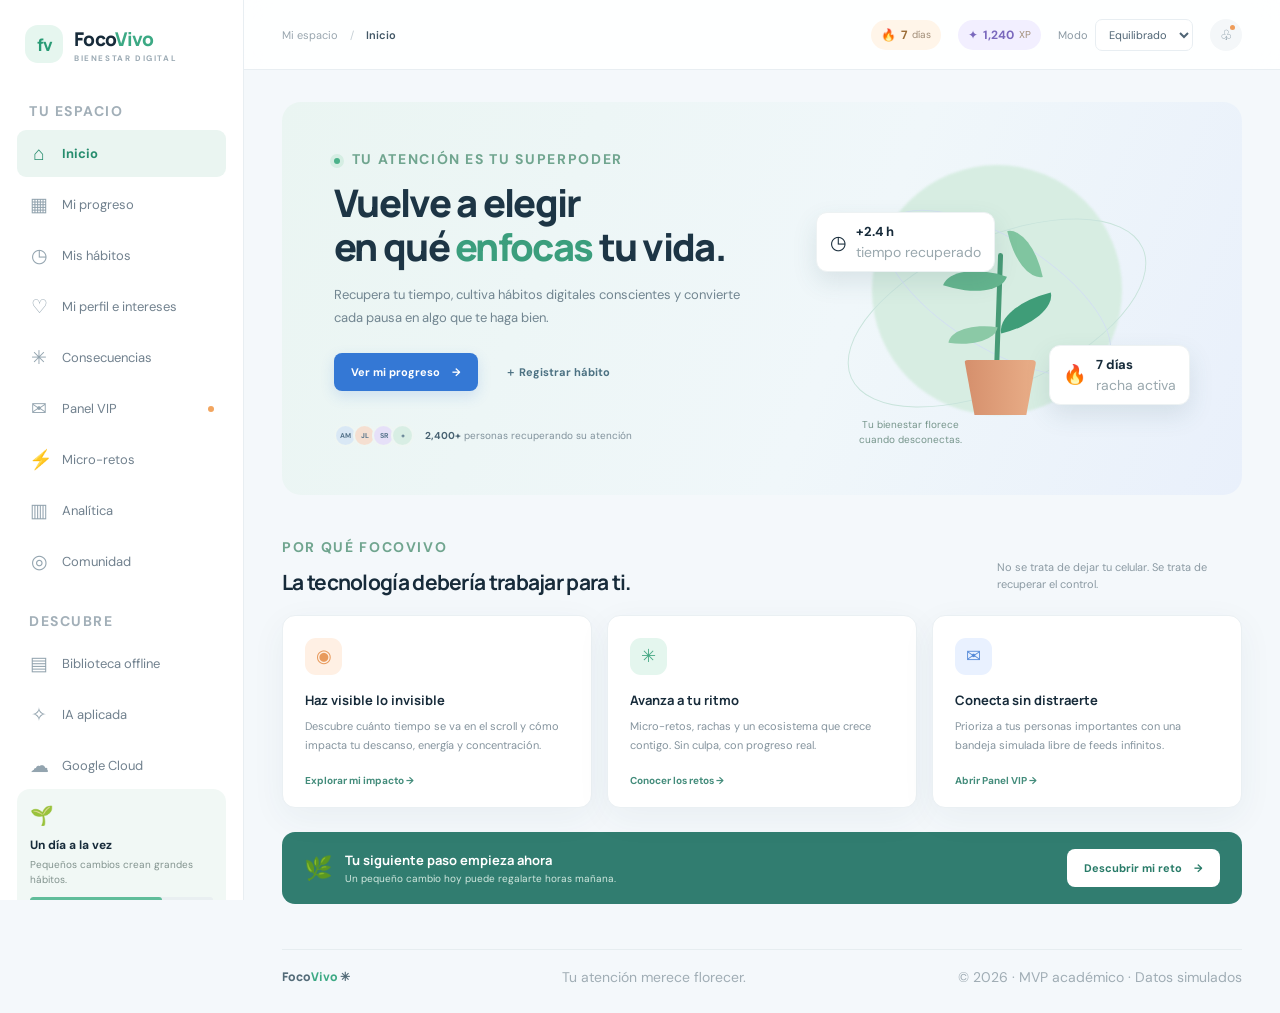
<file: index.html>
<!DOCTYPE html>
<html lang="es">
<head>
  <meta charset="UTF-8">
  <meta name="viewport" content="width=device-width, initial-scale=1.0">
  <meta name="theme-color" content="#f4f8fc">
  <title>FocoVivo | Recupera tu atención</title>
  <link rel="preconnect" href="https://fonts.googleapis.com">
  <link rel="preconnect" href="https://fonts.gstatic.com" crossorigin>
  <link href="https://fonts.googleapis.com/css2?family=DM+Sans:wght@400;500;600;700&family=Manrope:wght@400;500;600;700;800&display=swap" rel="stylesheet">
  <link rel="stylesheet" href="css/styles.css">
</head>
<body>
  <div class="app-shell">
    <aside class="sidebar" id="sidebar">
      <a class="brand" href="#" data-page="inicio"><span class="brand-mark">fv</span><span>Foco<span class="brand-accent">Vivo</span><small>BIENESTAR DIGITAL</small></span></a>
      <div class="side-label">TU ESPACIO</div>
      <nav class="nav-list">
        <button class="nav-item active" data-page="inicio"><span>⌂</span> Inicio</button>
        <button class="nav-item" data-page="dashboard"><span>▦</span> Mi progreso</button>
        <button class="nav-item" data-page="habitos"><span>◷</span> Mis hábitos</button>
        <button class="nav-item" data-page="perfil"><span>♡</span> Mi perfil e intereses</button>
        <button class="nav-item" data-page="consecuencias"><span>✳</span> Consecuencias</button>
        <button class="nav-item" data-page="vip"><span>✉</span> Panel VIP <i class="nav-dot"></i></button>
        <button class="nav-item" data-page="retos"><span>⚡</span> Micro-retos</button>
        <button class="nav-item" data-page="analitica"><span>▥</span> Analítica</button>
        <button class="nav-item" data-page="comunidad"><span>◎</span> Comunidad</button>
      </nav>
      <div class="side-label more-label">DESCUBRE</div>
      <nav class="nav-list">
        <button class="nav-item" data-page="biblioteca"><span>▤</span> Biblioteca offline</button>
        <button class="nav-item" data-page="ia"><span>✧</span> IA aplicada</button>
        <button class="nav-item" data-page="cloud"><span>☁</span> Google Cloud</button>
      </nav>
      <div class="sidebar-bottom">
        <div class="side-tip"><div class="tip-icon">🌱</div><strong>Un día a la vez</strong><p>Pequeños cambios crean grandes hábitos.</p><div class="tip-progress"><span></span></div><small>Tu ecosistema está creciendo</small></div>
        <div class="profile-mini"><div class="avatar initials">EA</div><div><strong>Explorador/a</strong><small>Nivel 04 · Semilla</small></div><button aria-label="Configuración">···</button></div>
      </div>
    </aside>

    <main class="main-area">
      <header class="topbar">
        <button class="mobile-menu" id="mobileMenu" aria-label="Abrir menú">☰</button>
        <div class="breadcrumb">Mi espacio <span>/</span> <strong id="crumb">Inicio</strong></div>
        <div class="top-actions">
          <div class="streak-pill">🔥 <strong id="streakTop">7</strong><span>días</span></div>
          <div class="xp-pill">✦ <strong id="xpTop">1,240</strong><span>XP</span></div>
          <div class="mode-control"><span>Modo</span><select id="quickMode" aria-label="Modo de acompañamiento"><option value="suave">Suave</option><option value="equilibrado" selected>Equilibrado</option><option value="intrusivo">Intrusivo</option></select></div>
          <button class="icon-btn" title="Notificaciones">♧<i></i></button>
        </div>
      </header>

      <div class="page-wrap">
        <!-- INICIO -->
        <section class="page active" id="page-inicio">
          <div class="hero">
            <div class="hero-copy">
              <div class="eyebrow"><span class="pulse"></span> TU ATENCIÓN ES TU SUPERPODER</div>
              <h1>Vuelve a elegir<br>en qué <em>enfocas</em> tu vida.</h1>
              <p>Recupera tu tiempo, cultiva hábitos digitales conscientes y convierte cada pausa en algo que te haga bien.</p>
              <div class="hero-actions"><button class="btn btn-primary" data-go="dashboard">Ver mi progreso <span>→</span></button><button class="btn btn-quiet" data-go="habitos">＋ Registrar hábito</button></div>
              <div class="hero-proof"><div class="proof-avatars"><b>AM</b><b>JL</b><b>SR</b><b>+</b></div><span><strong>2,400+</strong> personas recuperando su atención</span></div>
            </div>
            <div class="hero-art">
              <div class="sun-glow"></div><div class="orbit orbit-one"></div><div class="orbit orbit-two"></div>
              <div class="plant"><div class="plant-leaf leaf-a"></div><div class="plant-leaf leaf-b"></div><div class="plant-leaf leaf-c"></div><div class="plant-leaf leaf-d"></div><div class="plant-stem"></div><div class="plant-pot"></div></div>
              <div class="float-card float-time"><span>◷</span><div><strong>+2.4 h</strong><small>tiempo recuperado</small></div></div>
              <div class="float-card float-streak"><span>🔥</span><div><strong>7 días</strong><small>racha activa</small></div></div>
              <div class="art-caption">Tu bienestar florece<br>cuando desconectas.</div>
            </div>
          </div>
          <div class="section-heading"><div><div class="eyebrow">POR QUÉ FOCOVIVO</div><h2>La tecnología debería trabajar para ti.</h2></div><p>No se trata de dejar tu celular. Se trata de recuperar el control.</p></div>
          <div class="feature-grid">
            <article class="feature-card"><div class="feature-icon peach">◉</div><h3>Haz visible lo invisible</h3><p>Descubre cuánto tiempo se va en el scroll y cómo impacta tu descanso, energía y concentración.</p><span class="feature-link" data-go="analitica">Explorar mi impacto →</span></article>
            <article class="feature-card"><div class="feature-icon mint">✳</div><h3>Avanza a tu ritmo</h3><p>Micro-retos, rachas y un ecosistema que crece contigo. Sin culpa, con progreso real.</p><span class="feature-link" data-go="retos">Conocer los retos →</span></article>
            <article class="feature-card"><div class="feature-icon blue">✉</div><h3>Conecta sin distraerte</h3><p>Prioriza a tus personas importantes con una bandeja simulada libre de feeds infinitos.</p><span class="feature-link" data-go="vip">Abrir Panel VIP →</span></article>
          </div>
          <div class="bottom-banner"><div><span class="banner-icon">🌿</span><div><strong>Tu siguiente paso empieza ahora</strong><p>Un pequeño cambio hoy puede regalarte horas mañana.</p></div></div><button class="btn btn-light" data-go="retos">Descubrir mi reto <span>→</span></button></div>
        </section>

        <!-- DASHBOARD -->
        <section class="page" id="page-dashboard">
          <div class="page-title-row"><div><div class="eyebrow">MARTES, 17 DE NOVIEMBRE</div><h1>¡Vas por buen camino! <span>✦</span></h1><p class="muted">Cada decisión consciente suma. Este es tu resumen de hoy.</p></div><button class="btn btn-outline" data-go="habitos">＋ Registrar uso</button></div>
          <div class="kpi-grid">
            <article class="kpi-card"><div class="kpi-top"><span>Tiempo recuperado</span><span class="kpi-icon mint">◷</span></div><strong class="kpi-value">2.4 <small>h</small></strong><div class="kpi-foot positive">↗ 32 min más que ayer</div><div class="mini-bars"><i style="height:35%"></i><i style="height:48%"></i><i style="height:42%"></i><i style="height:68%"></i><i style="height:58%"></i><i style="height:82%"></i><i class="today" style="height:92%"></i></div></article>
            <article class="kpi-card"><div class="kpi-top"><span>Racha activa</span><span class="kpi-icon amber">🔥</span></div><strong class="kpi-value" id="streakValue">7 <small>días</small></strong><div class="kpi-foot positive">¡Tu mejor marca es 12 días!</div><div class="week-dots"><b>L</b><b>M</b><b>M</b><b>J</b><b>V</b><b>S</b><b>D</b><span>✓</span><span>✓</span><span>✓</span><span>✓</span><span>✓</span><span>✓</span><span class="current">•</span></div></article>
            <article class="kpi-card"><div class="kpi-top"><span>Reducción recreativa</span><span class="kpi-icon blue">↘</span></div><strong class="kpi-value">24<small>%</small></strong><div class="kpi-foot positive">Meta semanal: 30%</div><div class="progress-track"><span style="width:80%"></span></div></article>
            <article class="kpi-card"><div class="kpi-top"><span>Bienestar del ecosistema</span><span class="kpi-icon green">✿</span></div><strong class="kpi-value" id="wellbeingValue">86<small>/100</small></strong><div class="kpi-foot positive">Tu jardín está floreciendo</div><div class="progress-track green-track"><span id="wellbeingBar" style="width:86%"></span></div></article>
          </div>
          <div class="dashboard-grid">
            <article class="panel usage-panel"><div class="panel-heading"><div><h3>Tu tiempo, con intención</h3><p>Distribución estimada de hoy</p></div><button class="text-btn" data-go="analitica">Ver analítica →</button></div><div class="usage-content"><div class="donut"><div><strong>4h 20m</strong><small>tiempo total</small></div></div><div class="legend"><div><i class="dot dot-blue"></i><span>Trabajo / estudio</span><b>2h 10m</b></div><div><i class="dot dot-orange"></i><span>Redes sociales</span><b>1h 05m</b></div><div><i class="dot dot-purple"></i><span>Video corto</span><b>45m</b></div><div><i class="dot dot-green"></i><span>Otros</span><b>20m</b></div></div></div></article>
            <article class="panel focus-panel"><div class="panel-heading"><div><h3>Tu enfoque de hoy</h3><p>Un objetivo alcanzable</p></div><span class="badge badge-green">En progreso</span></div><div class="focus-number"><strong>1h 50m</strong><span> / 2h 30m</span></div><div class="progress-track large"><span style="width:73%"></span></div><div class="focus-bottom"><span>Te quedan 40 minutos de margen</span><span>73%</span></div><div class="focus-quote">“No necesitas hacerlo perfecto. Solo un poco mejor que ayer.”</div></article>
          </div>
          <div class="panel next-panel"><div class="next-icon">⚡</div><div><strong>Tu reto recomendado está listo</strong><p>Prueba 10 minutos de lectura sin notificaciones antes de dormir.</p></div><button class="btn btn-primary btn-small" data-go="retos">Empezar reto →</button></div>
        </section>

        <!-- HABITOS -->
        <section class="page" id="page-habitos">
          <div class="page-title-row"><div><div class="eyebrow">CONÓCETE MEJOR</div><h1>Mis hábitos digitales</h1><p class="muted">Registrar sin juzgar es el primer paso para cambiar.</p></div></div>
          <div class="two-col">
            <article class="panel form-panel"><div class="panel-heading"><div><h3>Nuevo registro</h3><p>Cuéntanos cómo fue tu tiempo digital.</p></div><span class="form-spark">✦</span></div>
              <form id="habitForm">
                <label>Aplicación o categoría</label><div class="category-options"><label class="category-option selected"><input type="radio" name="category" value="Redes sociales" checked><span>◎</span>Redes sociales</label><label class="category-option"><input type="radio" name="category" value="Video corto"><span>▷</span>Video corto</label><label class="category-option"><input type="radio" name="category" value="Trabajo / estudio"><span>▤</span>Trabajo / estudio</label><label class="category-option"><input type="radio" name="category" value="Juegos"><span>⌘</span>Juegos</label></div>
                <div class="form-row"><div><label for="duration">Tiempo invertido</label><div class="input-unit"><input id="duration" type="number" min="1" max="720" value="35" required><span>minutos</span></div></div><div><label for="timeSlot">Horario de uso</label><select id="timeSlot"><option>Mañana</option><option>Tarde</option><option>Horario de estudio</option><option>Noche</option><option>Madrugada</option></select></div></div>
                <label>¿Cómo te sentiste después?</label><div class="mood-options"><label><input type="radio" name="mood" value="Energizado"><span>⚡</span>Energizado</label><label><input type="radio" name="mood" value="Neutral" checked><span>😐</span>Neutral</label><label><input type="radio" name="mood" value="Agotado"><span>😵</span>Agotado</label></div>
                <button class="btn btn-primary full-btn" type="submit">Guardar registro <span>→</span></button><p class="form-note">🔒 Tus registros son privados y se almacenan solo en esta demo local.</p>
              </form>
            </article>
            <article class="panel history-panel"><div class="panel-heading"><div><h3>Actividad reciente</h3><p>Tus últimos registros</p></div><span class="badge">Hoy</span></div><div id="habitHistory" class="history-list"><div class="history-item"><div class="history-symbol orange">◎</div><div><strong>Redes sociales</strong><small>Instagram · Tarde · Neutral</small></div><b>35 min</b></div><div class="history-item"><div class="history-symbol purple">▷</div><div><strong>Video corto</strong><small>Reels · Noche · Agotado</small></div><b>28 min</b></div><div class="history-item"><div class="history-symbol blue">▤</div><div><strong>Trabajo / estudio</strong><small>Enfoque · Mañana · Energizado</small></div><b>1h 20m</b></div></div><div class="history-insight"><span>✧</span><p><strong>Patrón detectado</strong><br>Tu energía suele bajar después de sesiones de video corto por la noche.</p></div></article>
          </div>
        </section>

        <!-- CONSECUENCIAS -->
        <section class="page" id="page-consecuencias">
          <div class="page-title-row"><div><div class="eyebrow">EL IMPACTO DE TUS DECISIONES</div><h1>Consecuencias palpables</h1><p class="muted">Observa cómo tus hábitos digitales transforman tu energía y tu ecosistema.</p></div></div>
          <div class="consequence-grid">
            <article class="panel garden-panel"><div class="panel-heading"><div><h3>Tu ecosistema vivo</h3><p>Un reflejo simbólico de tus hábitos</p></div><span class="badge badge-green" id="gardenStatus">Floreciendo</span></div>
              <div class="garden-scene" id="gardenScene"><div class="garden-sun">☀</div><div class="cloud cloud-a"></div><div class="cloud cloud-b"></div><div class="garden-ground"></div><div class="tree"><div class="tree-top"></div><div class="tree-trunk"></div><div class="tree-fruit f1"></div><div class="tree-fruit f2"></div></div><div class="flower flower-a">✿</div><div class="flower flower-b">✿</div><div class="garden-butterfly">🦋</div></div>
              <div class="garden-caption"><strong id="gardenTitle">¡Tu jardín está lleno de vida!</strong><span id="gardenText">Tus pausas conscientes están dando frutos.</span></div>
            </article>
            <article class="panel impact-panel"><div class="panel-heading"><div><h3>Simulador de impacto</h3><p>Mueve las horas y observa el cambio</p></div><span class="badge badge-blue">Interactivo</span></div>
              <div class="slider-head"><label for="screenHours">Horas recreativas al día</label><strong><span id="hoursOutput">3.0</span> h</strong></div><input type="range" id="screenHours" min="0" max="10" step=".5" value="3"><div class="range-labels"><span>0 h</span><span>5 h</span><span>10 h</span></div>
              <div class="impact-metrics"><div><span>En un año</span><strong id="yearHours">45.6 <small>días</small></strong></div><div><span>Lectura equivalente*</span><strong id="pagesRead">1,350 <small>páginas</small></strong></div><div><span>Sueño potencial en riesgo**</span><strong id="sleepRisk">0.0 <small>h/día</small></strong></div></div>
              <p class="disclaimer">*Estimación ilustrativa: 250 palabras/minuto y 300 palabras por página. **No equivale a sueño realmente perdido; representa una oportunidad de tiempo que podría competir con el descanso.</p>
            </article>
          </div>
          <article class="panel mode-panel"><div class="panel-heading"><div><h3>Elige cómo quieres que te acompañemos</h3><p>Tu bienestar, tus reglas. Puedes cambiarlo cuando quieras.</p></div></div><div class="mode-cards">
            <button class="mode-card" data-mode="suave"><span class="mode-emoji">🌿</span><strong>Suave · Zen</strong><small>Empatía, calma y refuerzo positivo.</small><i>Elegir modo</i></button>
            <button class="mode-card selected" data-mode="equilibrado"><span class="mode-emoji">⚖️</span><strong>Equilibrado</strong><small>Recordatorios claros y metas visibles.</small><i>Modo actual</i></button>
            <button class="mode-card" data-mode="intrusivo"><span class="mode-emoji">⚡</span><strong>Intrusivo · Sin filtros</strong><small>Mensajes directos y confrontativos.</small><i>Elegir modo</i></button>
          </div><div class="alert-preview"><div class="alert-icon">✧</div><div><small>ASÍ TE HABLARÁ FOCO VIVO</small><strong id="alertMessage">Vas bien. ¿Qué tal si haces una pausa de 5 minutos?</strong></div><button class="text-btn" id="newAlert">Otro ejemplo ↻</button></div></article>
        </section>

        <!-- VIP -->
        <section class="page" id="page-vip">
          <div class="page-title-row"><div><div class="eyebrow">CONECTA CON INTENCIÓN</div><h1>Panel de Control VIP</h1><p class="muted">Lo importante llega. El ruido se queda afuera.</p></div><span class="badge badge-green">● Simulación local</span></div>
          <div class="vip-layout">
            <article class="panel contacts-panel"><div class="panel-heading"><div><h3>Contactos permitidos</h3><p>Elige quién puede llegar a tu bandeja.</p></div></div><div class="contact-list" id="contactList">
              <label class="contact-row"><span class="contact-avatar c1">M</span><span><strong>Mamá</strong><small>WhatsApp · Familia</small></span><input type="checkbox" checked data-contact="mama"></label>
              <label class="contact-row"><span class="contact-avatar c2">EP</span><span><strong>Equipo de proyecto</strong><small>WhatsApp · Trabajo</small></span><input type="checkbox" checked data-contact="equipo"></label>
              <label class="contact-row"><span class="contact-avatar c3">S</span><span><strong>Sofía</strong><small>Instagram · Amistad</small></span><input type="checkbox" data-contact="sofia"></label>
              <label class="contact-row"><span class="contact-avatar c4">P</span><span><strong>Pareja</strong><small>WhatsApp · Personal</small></span><input type="checkbox" checked data-contact="pareja"></label>
            </div><div class="vip-note">🔒 En una integración real, los permisos dependerían de las APIs oficiales y del sistema operativo. Esta bandeja usa conversaciones ficticias.</div></article>
            <article class="panel inbox-panel"><div class="inbox-top"><div><h3>Bandeja prioritaria</h3><p><span class="online-dot"></span> Solo contactos autorizados</p></div><span class="badge badge-blue" id="inboxCount">3 mensajes</span></div><div id="messageList" class="message-list">
              <div class="message-card" data-sender="mama"><div class="message-head"><span class="contact-avatar c1">M</span><div><strong>Mamá</strong><small>WhatsApp · hace 8 min</small></div><span class="priority high">IMPORTANTE</span></div><p>¿A qué hora vienes hoy? Te guardé comida 😊</p><div class="quick-replies"><button data-reply="¡Voy a las 7! Gracias ❤️">¡Voy a las 7!</button><button data-reply="Te aviso en un rato">Te aviso luego</button></div></div>
              <div class="message-card" data-sender="equipo"><div class="message-head"><span class="contact-avatar c2">EP</span><div><strong>Equipo de proyecto</strong><small>WhatsApp · hace 24 min</small></div><span class="priority medium">TRABAJO</span></div><p>¿Puedes revisar la última versión del documento antes de la reunión?</p><div class="quick-replies"><button data-reply="Sí, lo reviso ahora">Lo reviso</button><button data-reply="Lo veo después de las 3">Después de las 3</button></div></div>
              <div class="message-card" data-sender="pareja"><div class="message-head"><span class="contact-avatar c4">P</span><div><strong>Pareja</strong><small>WhatsApp · hace 1 h</small></div><span class="priority high">IMPORTANTE</span></div><p>¿Cómo te fue en tu día? 💚</p><div class="quick-replies"><button data-reply="¡Muy bien! Te cuento al rato">¡Muy bien!</button><button data-reply="Hablemos en un rato">En un rato</button></div></div>
            </div><div class="inbox-footer"><span>✦ Responder sin abrir otras aplicaciones</span><span id="replyFeedback"></span></div></article>
          </div>
        </section>

        <!-- PERFIL PERSONAL Y ACTIVIDADES OFFLINE -->
        <section class="page" id="page-perfil">
          <div class="page-title-row"><div><div class="eyebrow">TU VIDA FUERA DE LA PANTALLA</div><h1>Lo que te hace volver a ti</h1><p class="muted">Cuéntale a FocoVivo qué disfrutas y qué te gustaría explorar. Tus respuestas se guardan en este dispositivo.</p></div><span class="badge badge-green">Perfil personal</span></div>
          <div class="profile-intro panel"><div class="profile-intro-icon">🌱</div><div><h3>Una pausa con sentido para ti</h3><p>No todas las pausas tienen que ser iguales. Para alguien puede ser leer un capítulo; para otra persona, practicar guitarra, dibujar, tejer, cocinar o salir a correr. Elige lo que conecte contigo y convertiremos tus intereses en micro-retos concretos.</p></div></div>
          <form id="interestForm" class="panel interest-form">
            <div class="form-section-head"><span>01</span><div><h3>¿Qué actividades disfrutas?</h3><p>Selecciona todas las que te llamen la atención.</p></div></div>
            <div class="interest-options">
              <label class="interest-option"><input type="checkbox" name="interests" value="lectura"><span>📚</span><b>Leer</b><small>Libros, cómics, artículos</small></label>
              <label class="interest-option"><input type="checkbox" name="interests" value="musica"><span>🎸</span><b>Música</b><small>Tocar o aprender instrumento</small></label>
              <label class="interest-option"><input type="checkbox" name="interests" value="dibujo"><span>🎨</span><b>Dibujar / pintar</b><small>Ilustración, acuarela, colorear</small></label>
              <label class="interest-option"><input type="checkbox" name="interests" value="manualidades"><span>🧶</span><b>Tejer / crear</b><small>Tejido, bordado, manualidades</small></label>
              <label class="interest-option"><input type="checkbox" name="interests" value="deporte"><span>⚽</span><b>Deporte</b><small>Entrenar, jugar, moverte</small></label>
              <label class="interest-option"><input type="checkbox" name="interests" value="naturaleza"><span>🌿</span><b>Naturaleza</b><small>Plantas, jardín, caminatas</small></label>
              <label class="interest-option"><input type="checkbox" name="interests" value="cocina"><span>🍳</span><b>Cocinar / hornear</b><small>Probar recetas</small></label>
              <label class="interest-option"><input type="checkbox" name="interests" value="escritura"><span>✍️</span><b>Escribir</b><small>Diario, poesía, historias</small></label>
              <label class="interest-option"><input type="checkbox" name="interests" value="baile"><span>💃</span><b>Bailar</b><small>Practicar pasos o coreografías</small></label>
              <label class="interest-option"><input type="checkbox" name="interests" value="fotografia"><span>📷</span><b>Fotografía</b><small>Capturar momentos y detalles</small></label>
              <label class="interest-option"><input type="checkbox" name="interests" value="juegos"><span>♟️</span><b>Juegos de mesa</b><small>Rompecabezas, ajedrez, cartas</small></label>
              <label class="interest-option"><input type="checkbox" name="interests" value="social"><span>🤝</span><b>Convivir</b><small>Familia, amistades, voluntariado</small></label>
            </div>
            <div class="other-interest-field"><label for="otherInterest">¿Hay otra afición que no aparece en la lista? (opcional)</label><input id="otherInterest" type="text" maxlength="60" placeholder="Ej. ajedrez, cerámica, aprender idiomas..."></div>
            <div class="form-section-head"><span>02</span><div><h3>¿Qué te gustaría empezar a practicar?</h3><p>Elige una opción si quieres enfocarte en algo nuevo.</p></div></div>
            <div class="profile-fields">
              <div><label for="sportChoice">Deporte o actividad física de interés</label><select id="sportChoice"><option value="">Aún no lo decido</option><option>Caminar / senderismo</option><option>Correr</option><option>Fútbol</option><option>Basquetbol</option><option>Natación</option><option>Ciclismo</option><option>Yoga</option><option>Gimnasio / fuerza</option><option>Tenis / pádel</option><option>Baile</option><option>Artes marciales</option><option>Otro deporte</option></select></div>
              <div><label for="creativeChoice">Habilidad que te gustaría desarrollar</label><select id="creativeChoice"><option value="">Quiero explorar varias</option><option>Aprender un instrumento</option><option>Dibujo o pintura</option><option>Tejido o bordado</option><option>Lectura constante</option><option>Cocina o repostería</option><option>Escritura creativa</option><option>Fotografía</option><option>Jardinería</option></select></div>
              <div><label for="challengeTime">¿Cuánto tiempo puedes dedicar a una pausa?</label><select id="challengeTime"><option value="10">10 minutos</option><option value="15" selected>15 minutos</option><option value="30">30 minutos</option><option value="45">45 minutos</option><option value="60">Una hora</option></select></div>
              <div><label for="profileGoal">¿Qué te gustaría conseguir?</label><select id="profileGoal"><option>Relajarme y bajar el estrés</option><option>Aprender algo nuevo</option><option>Mover mi cuerpo y tener energía</option><option>Ser más creativo/a</option><option>Conectar con otras personas</option><option>Recuperar el hábito de leer</option></select></div>
            </div>
            <div class="profile-form-actions"><p id="profileSaveNote">Tus preferencias se guardan solo en este navegador.</p><button class="btn btn-primary" type="submit">Guardar mis intereses <span>→</span></button></div>
          </form>
          <div class="profile-next panel"><div class="next-icon">✧</div><div><strong>¿Y después qué?</strong><p>FocoVivo usará tus intereses, tu tiempo disponible y tus objetivos para proponerte pausas realistas. Puedes cambiar tus respuestas cuando quieras.</p></div><button class="btn btn-outline btn-small" type="button" data-go="retos">Ver mis micro-retos →</button></div>
        </section>

        <!-- BIBLIOTECA OFFLINE -->
        <section class="page" id="page-biblioteca">
          <div class="page-title-row"><div><div class="eyebrow">TU TIEMPO, TUS INTERESES</div><h1>Biblioteca offline</h1><p class="muted">Explora recursos e ideas para hacer una pausa que sí te devuelva a ti.</p></div><span class="badge badge-green">Catálogo demostrativo</span></div>
          <div class="library-hero panel"><div class="library-hero-icon">🌿</div><div><h2>Hay vida más allá del scroll.</h2><p>Encuentra lecturas, prácticas y actividades para aprender, crear, moverte y descansar. Guarda tus favoritas y conviértelas en micro-retos.</p><div class="library-stats"><span>📚 <b>18</b> recursos de muestra</span><span>✦ <b>6</b> categorías</span><span>♡ <b id="savedResourceCount">0</b> guardados</span></div></div></div>
          <div class="library-controls panel"><div class="library-search-wrap"><span>⌕</span><input id="librarySearch" type="search" placeholder="Buscar un libro, actividad o habilidad..." aria-label="Buscar en la biblioteca"><button id="clearLibrarySearch" type="button" aria-label="Limpiar búsqueda">×</button></div><div class="library-filter-row" id="libraryFilters"><button class="filter-chip active" data-library-filter="Todos">Todos</button><button class="filter-chip" data-library-filter="Lectura">📚 Lectura</button><button class="filter-chip" data-library-filter="Música">🎸 Música</button><button class="filter-chip" data-library-filter="Creatividad">🎨 Creatividad</button><button class="filter-chip" data-library-filter="Manualidades">🧶 Manualidades</button><button class="filter-chip" data-library-filter="Movimiento">🏃 Movimiento</button><button class="filter-chip" data-library-filter="Naturaleza y cocina">🌱 Naturaleza y cocina</button><button class="filter-chip" data-library-filter="Guardados">♡ Mis guardados</button></div></div>
          <div class="library-section-heading"><div><div class="eyebrow">DESCUBRE ALGO NUEVO</div><h3 id="libraryResultsTitle">Recursos para explorar</h3><p id="libraryResultsSubtitle">Una pequeña selección para empezar. El catálogo podrá crecer al conectar fuentes externas.</p></div></div>
          <div class="library-grid" id="libraryGrid" aria-live="polite"></div>
          <div class="library-empty panel" id="libraryEmpty" hidden><span>🔎</span><strong>No encontramos recursos con esa búsqueda.</strong><p>Prueba otra palabra o cambia el filtro.</p></div>
          <div class="library-integration panel"><div class="integration-icon">☁</div><div><span class="eyebrow">PREPARACIÓN PARA LA SIGUIENTE ETAPA</span><h3>Un catálogo listo para conectarse a fuentes reales</h3><p>En esta versión los recursos son fichas de demostración almacenadas en el proyecto. La siguiente integración puede consultar APIs de libros y contenidos educativos, guardar metadatos en Firestore y alojar guías o archivos propios en Cloud Storage. Cada recurso ya contempla categoría, duración, nivel, descripción y tipo de fuente.</p><div class="integration-tags"><span>API de catálogo</span><span>Firestore</span><span>Cloud Storage</span><span>Recomendador IA</span></div></div></div>
        </section>

        <!-- RETOS -->
        <section class="page" id="page-retos">
          <div class="page-title-row"><div><div class="eyebrow">PEQUEÑAS ACCIONES, GRANDES CAMBIOS</div><h1>Micro-retos para ti</h1><p class="muted">Pequeñas actividades offline elegidas según tus gustos y objetivos.</p></div><div class="xp-pill big-xp">✦ <strong id="challengeXp">1,240</strong><span>XP</span></div></div>
          <div class="challenge-feature"><div><span class="badge badge-light">✦ RECOMENDADO PARA TI</span><h2 id="featuredChallengeTitle">Una pausa que<br>te devuelve a ti.</h2><p id="featuredChallengeText">Elige tus intereses en Mi perfil y recibe ideas que sí te den ganas de hacer.</p><div class="challenge-meta"><span id="featuredChallengeTime">◷ 15 minutos</span><span>✦ +50 XP</span><span id="featuredChallengeTag">🌱 A tu ritmo</span></div><button class="btn btn-light" id="startFeatured">Comenzar reto →</button></div><div class="challenge-illustration"><div class="book">▤</div><div class="moon">☾</div><div class="stars">✦　·　✧</div></div></div>
          <div class="personalized-heading"><div><div class="eyebrow">HECHOS CON TUS INTERESES</div><h3>Retos que conectan contigo</h3><p id="personalizedIntro">Completa tu perfil para descubrir actividades pensadas para ti.</p></div><button class="btn btn-outline btn-small" data-go="perfil">Editar mis intereses</button></div><div class="challenge-grid personalized-grid" id="personalizedChallenges"></div>
          <div class="filter-row"><div><h3>Más ideas para desconectar</h3><p>Elige el que mejor se adapte a tu momento.</p></div><div class="filter-chips" id="challengeFilters"><button class="filter-chip active" data-filter="Todos">Todos</button><button class="filter-chip" data-filter="Enfoque">Enfoque</button><button class="filter-chip" data-filter="Descanso">Descanso</button><button class="filter-chip" data-filter="Movimiento">Movimiento</button><button class="filter-chip" data-filter="Creatividad">Creatividad</button><button class="filter-chip" data-filter="Social">Social</button></div></div>
          <div class="challenge-grid" id="challengeGrid">
            <article class="challenge-card" data-category="Enfoque"><div class="challenge-art art-focus">📵</div><div class="challenge-info"><span>ENFOQUE · 5 MIN</span><h3>Modo avión consciente</h3><p>Deja tu teléfono lejos y respira durante cinco minutos.</p><div><b>+30 XP</b><button class="complete-challenge">Completar</button></div></div></article>
            <article class="challenge-card" data-category="Movimiento"><div class="challenge-art art-walk">🌳</div><div class="challenge-info"><span>MOVIMIENTO · 15 MIN</span><h3>Caminata sin teléfono</h3><p>Sal a caminar y observa tres cosas que no habías notado.</p><div><b>+60 XP</b><button class="complete-challenge">Completar</button></div></div></article>
            <article class="challenge-card" data-category="Descanso"><div class="challenge-art art-read">📖</div><div class="challenge-info"><span>DESCANSO · 10 MIN</span><h3>Lectura antes de dormir</h3><p>Cambia diez minutos de scroll por unas páginas de lectura.</p><div><b>+50 XP</b><button class="complete-challenge">Completar</button></div></div></article>
            <article class="challenge-card" data-category="Enfoque"><div class="challenge-art art-deep">🎧</div><div class="challenge-info"><span>ENFOQUE · 10 MIN</span><h3>Una tarea, una pantalla</h3><p>Silencia alertas y termina una tarea sin cambiar de ventana.</p><div><b>+45 XP</b><button class="complete-challenge">Completar</button></div></div></article>
          </div>
        </section>

        <!-- ANALITICA -->
        <section class="page" id="page-analitica">
          <div class="page-title-row"><div><div class="eyebrow">DATOS QUE CUENTAN TU HISTORIA</div><h1>Analítica de impacto</h1><p class="muted">Convierte tus registros en decisiones más conscientes.</p></div><select class="period-select"><option>Esta semana</option><option>Este mes</option></select></div>
          <div class="analytics-kpis"><div class="analytics-stat"><span>Uso recreativo promedio</span><strong>2h 18m</strong><small class="positive">↓ 24% vs. semana anterior</small></div><div class="analytics-stat"><span>Uso productivo promedio</span><strong>3h 42m</strong><small class="positive">↑ 12% vs. semana anterior</small></div><div class="analytics-stat"><span>Sesiones conscientes</span><strong>18</strong><small>Meta: 20 por semana</small></div></div>
          <div class="analytics-grid"><article class="panel chart-panel"><div class="panel-heading"><div><h3>Productivo vs. recreativo</h3><p>Horas por día · semana actual</p></div><span class="badge badge-green">↓ Tendencia positiva</span></div><div class="bar-chart"><div class="y-labels"><span>6h</span><span>4h</span><span>2h</span><span>0h</span></div><div class="chart-body"><div class="chart-gridlines"><i></i><i></i><i></i><i></i></div><div class="bar-group"><div class="bar-set"><i class="bar productive" style="height:68%"></i><i class="bar recreational" style="height:40%"></i></div><small>Lun</small></div><div class="bar-group"><div class="bar-set"><i class="bar productive" style="height:74%"></i><i class="bar recreational" style="height:48%"></i></div><small>Mar</small></div><div class="bar-group"><div class="bar-set"><i class="bar productive" style="height:62%"></i><i class="bar recreational" style="height:36%"></i></div><small>Mié</small></div><div class="bar-group"><div class="bar-set"><i class="bar productive" style="height:83%"></i><i class="bar recreational" style="height:32%"></i></div><small>Jue</small></div><div class="bar-group"><div class="bar-set"><i class="bar productive" style="height:70%"></i><i class="bar recreational" style="height:44%"></i></div><small>Vie</small></div><div class="bar-group"><div class="bar-set"><i class="bar productive" style="height:52%"></i><i class="bar recreational" style="height:25%"></i></div><small>Sáb</small></div><div class="bar-group"><div class="bar-set"><i class="bar productive" style="height:45%"></i><i class="bar recreational" style="height:20%"></i></div><small>Dom</small></div></div></div><div class="chart-legend"><span><i class="dot dot-blue"></i>Productivo</span><span><i class="dot dot-orange"></i>Recreativo</span></div></article>
          <article class="panel heat-panel"><div class="panel-heading"><div><h3>Mapa de calor de distracción</h3><p>Intensidad estimada por horario</p></div></div><div class="heatmap" id="heatmap"></div><div class="heat-legend"><span>Menor</span><i></i><i></i><i></i><i></i><span>Mayor</span></div><p class="heat-insight">✧ <strong>Tu hora crítica:</strong> entre 21:00 y 23:00. Considera activar el modo descanso.</p></article></div>
          <div class="panel insight-panel"><div class="insight-bulb">✧</div><div><strong>Insight de la semana</strong><p>Los días que registras una pausa antes de las 20:00, tu tiempo recreativo nocturno disminuye en promedio un 18% (dato simulado).</p></div><span class="badge badge-green">Patrón detectado</span></div>
        </section>

        <!-- COMUNIDAD -->
        <section class="page" id="page-comunidad">
          <div class="page-title-row"><div><div class="eyebrow">CRECER EN COMPAÑÍA</div><h1>Comunidad FocoVivo</h1><p class="muted">Inspiración compartida, sin competir contra nadie.</p></div><span class="badge badge-amber">🏆 Liga semanal · Plata</span></div>
          <div class="community-grid"><article class="panel league-panel"><div class="panel-heading"><div><h3>Liga de esta semana</h3><p>XP por metas de desconexión cumplidas</p></div><span class="league-emblem">🏆</span></div><div class="league-progress"><div><strong>Tu posición</strong><b>#08 <small>/ 24</small></b></div><div class="progress-track"><span style="width:67%"></span></div><small>Te faltan 85 XP para subir al top 5</small></div><div class="leaderboard"><div><span>01</span><b class="rank-avatar">LM</b><strong>Lucía M.</strong><small>1,820 XP</small>🥇</div><div><span>02</span><b class="rank-avatar">CR</b><strong>Carlos R.</strong><small>1,690 XP</small>🥈</div><div><span>03</span><b class="rank-avatar">AV</b><strong>Ana V.</strong><small>1,540 XP</small>🥉</div><div class="you"><span>08</span><b class="rank-avatar">EA</b><strong>Tú</strong><small id="communityXp">1,240 XP</small><em>●</em></div><div><span>09</span><b class="rank-avatar">DG</b><strong>Diego G.</strong><small>1,180 XP</small></div></div><p class="community-footnote">Los nombres y puntuaciones son datos ficticios de demostración.</p></article>
          <article class="panel ideas-panel"><div class="panel-heading"><div><h3>Ideas para tu tiempo libre</h3><p>¿Qué hiciste con el tiempo que recuperaste?</p></div><span class="badge badge-green">Comunidad</span></div><form id="ideaForm" class="idea-form"><input id="ideaInput" placeholder="Comparte una actividad que disfrutaste..." maxlength="120" required><button class="btn btn-primary btn-small">Publicar</button></form><div class="idea-feed" id="ideaFeed"><div class="idea-post"><div class="post-avatar">ML</div><div><strong>Mariana L. <small>hace 2 h</small></strong><p>Usé mis 20 minutos libres para preparar algo rico y escuchar música. ¡Se sintió increíble! 🍓</p><button class="support-btn">♡ <span>12</span> Me inspira</button></div></div><div class="idea-post"><div class="post-avatar green-avatar">JP</div><div><strong>Jorge P. <small>hace 5 h</small></strong><p>Dejé el celular durante la comida y tuve una conversación larga con mi familia. 💚</p><button class="support-btn">♡ <span>8</span> Me inspira</button></div></div></div></article></div>
        </section>

        <!-- IA -->
        <section class="page" id="page-ia">
          <div class="page-title-row"><div><div class="eyebrow">DATA · MACHINE LEARNING · NLP</div><h1>IA que entiende tus hábitos</h1><p class="muted">Tecnología al servicio de una relación más saludable con tus pantallas.</p></div><span class="badge badge-purple">Concepto + simulador</span></div>
          <div class="ai-hero"><div><span class="badge badge-light">MOTOR DE PERSONALIZACIÓN</span><h2>No todos necesitamos<br>el mismo empujón.</h2><p>FocoVivo aprende de patrones de uso, contexto y preferencias para recomendar acciones y acompañarte con el tono adecuado.</p></div><div class="ai-orb"><div class="orb-core">✧</div><span class="orb-node n1">ML</span><span class="orb-node n2">NLP</span><span class="orb-node n3">AI</span></div></div>
          <div class="ai-capabilities"><article class="panel"><span class="cap-icon blue">⌁</span><h3>Detección de patrones</h3><p>Clasifica sesiones recreativas y productivas a partir de duración, frecuencia, horario y contexto.</p><small>ML · Clasificación</small></article><article class="panel"><span class="cap-icon purple">◷</span><h3>Predicción de distracción</h3><p>Estima ventanas de vulnerabilidad digital, por ejemplo, antes de dormir o durante el estudio.</p><small>ML · Series temporales</small></article><article class="panel"><span class="cap-icon orange">✧</span><h3>Tono adaptativo</h3><p>Genera mensajes empáticos o directos según el modo elegido, sin perder el respeto al usuario.</p><small>NLP · IA generativa</small></article><article class="panel"><span class="cap-icon green">✉</span><h3>Prioridad de mensajes</h3><p>Clasifica notificaciones por urgencia y relevancia para separar lo importante del ruido social.</p><small>NLP · Clasificación</small></article></div>
          <article class="panel ai-lab"><div class="panel-heading"><div><h3>Laboratorio de IA · Simulador</h3><p>Prueba cómo cambia la recomendación según tu contexto.</p></div><span class="badge badge-purple">Demo interactiva</span></div><div class="lab-controls"><div><label for="labUse">Uso recreativo de hoy</label><select id="labUse"><option value="low">Menos de 1 hora</option><option value="mid" selected>Entre 1 y 3 horas</option><option value="high">Más de 3 horas</option></select></div><div><label for="labMood">Estado después de usarlo</label><select id="labMood"><option>Con energía</option><option selected>Algo distraído</option><option>Agotado</option></select></div><div><label for="labMode">Tono de acompañamiento</label><select id="labMode"><option value="suave">Suave</option><option value="equilibrado" selected>Equilibrado</option><option value="intrusivo">Intrusivo</option></select></div></div><button class="btn btn-primary" id="runAI">✧ Generar recomendación</button><div class="ai-result" id="aiResult"><div class="result-spark">✧</div><div><small>RECOMENDACIÓN DEL MOTOR (SIMULADA)</small><strong>Prueba una pausa activa de 10 minutos.</strong><p>Tu uso recreativo está en un rango moderado. Un pequeño descanso puede ayudarte a volver con intención.</p><span class="result-tags">Confianza ilustrativa: 82% · Categoría: Movimiento</span></div></div><p class="disclaimer">Los resultados son reglas heurísticas simuladas, no predicciones clínicas ni salidas de un modelo entrenado. La integración real requeriría datos consentidos, evaluación y controles de sesgo.</p></article>
        </section>

        <!-- CLOUD -->
        <section class="page" id="page-cloud">
          <div class="page-title-row"><div><div class="eyebrow">ARQUITECTURA PROPUESTA</div><h1>FocoVivo en Google Cloud</h1><p class="muted">Una arquitectura escalable, segura y preparada para integrar IA real.</p></div><span class="badge badge-blue">Cloud-ready concept</span></div>
          <div class="cloud-diagram panel"><div class="cloud-layer"><span class="layer-label">CAPA DE EXPERIENCIA</span><div class="cloud-node frontend"><b>▣</b><strong>Aplicación web</strong><small>HTML · CSS · JS / PWA</small></div></div><div class="connector">↓ HTTPS / API</div><div class="cloud-layer"><span class="layer-label">CAPA DE SERVICIOS</span><div class="cloud-node run"><b>☁</b><strong>Cloud Run</strong><small>API REST · lógica de negocio</small></div></div><div class="connector">↓ eventos y solicitudes</div><div class="cloud-layer service-grid"><div class="cloud-node"><b>▤</b><strong>Firestore</strong><small>Perfiles, hábitos, rachas</small></div><div class="cloud-node"><b>✧</b><strong>Vertex AI / Gemini</strong><small>Predicción, NLP, recomendaciones</small></div><div class="cloud-node"><b>▧</b><strong>Cloud Storage</strong><small>Reportes y multimedia</small></div></div><div class="connector">↓ controles transversales</div><div class="cloud-layer service-grid security-grid"><div class="cloud-node"><b>♢</b><strong>IAM / IAP</strong><small>Identidad y acceso</small></div><div class="cloud-node"><b>◉</b><strong>Logging</strong><small>Trazas y auditoría</small></div><div class="cloud-node"><b>⌁</b><strong>Monitoring</strong><small>Alertas y métricas</small></div></div></div>
          <div class="cloud-details"><article class="panel"><h3>🔐 Privacidad desde el diseño</h3><p>Consentimiento explícito, minimización de datos, cifrado, control de acceso y retención limitada. Las notificaciones reales dependen de permisos del sistema operativo y APIs autorizadas.</p></article><article class="panel"><h3>🧠 Flujo de datos e IA</h3><p>Los eventos consentidos se procesan para generar features agregadas. Vertex AI puede entrenar o servir modelos; Gemini puede redactar recomendaciones bajo políticas y filtros.</p></article></div>
          <div class="cloud-disclaimer">Esta arquitectura es una propuesta técnica. El prototipo actual no se conecta a Google Cloud, no recopila notificaciones reales y no envía información a servicios externos.</div>
        </section>

        <footer class="footer"><span class="footer-brand">Foco<span>Vivo</span> ✳</span><span>Tu atención merece florecer.</span><span>© 2026 · MVP académico · Datos simulados</span></footer>
      </div>
    </main>
  </div>
  <div class="toast" id="toast" role="status"></div>
  <script src="js/data.js"></script><script src="js/analytics.js"></script><script src="js/ai-simulator.js"></script><script src="js/app.js"></script><script src="js/library.js"></script>
</body>
</html>
</file>
<file: css/styles.css>
@import url('https://fonts.googleapis.com/css2?family=DM+Sans:wght@400;500;600;700&family=Manrope:wght@400;500;600;700;800&display=swap');
:root{--ink:#172b3a;--muted:#7b8b98;--line:#e8eef2;--bg:#f4f8fb;--white:#fff;--blue:#3678d8;--blue-dark:#2465c5;--mint:#dff5ec;--green:#3aa984;--orange:#f1a45c;--purple:#8d7ad8;--shadow:0 10px 35px rgba(35,65,87,.055);font-family:'DM Sans',sans-serif;color:var(--ink)}
*{box-sizing:border-box}body{margin:0;background:var(--bg);font-size:14px}button,input,select{font:inherit}button{cursor:pointer}.app-shell{min-height:100vh}.sidebar{width:244px;background:#fff;border-right:1px solid var(--line);position:fixed;inset:0 auto 0 0;padding:25px 17px 16px;display:flex;flex-direction:column;z-index:10}.brand{display:flex;gap:11px;align-items:center;text-decoration:none;color:var(--ink);font:800 19px Manrope;margin:0 0 39px 8px;letter-spacing:-.7px}.brand-mark{height:38px;width:38px;border-radius:13px;background:#e6f6ef;color:#299b75;display:grid;place-items:center;font:800 17px Manrope;letter-spacing:-1px}.brand-accent,.footer-brand span{color:#3ca984}.brand small{display:block;font:700 8px 'DM Sans';letter-spacing:1.6px;color:#9baab4;margin-top:1px}.side-label{font-size:14px;font-weight:700;letter-spacing:1.5px;color:#a2afb8;margin:0 0 10px 12px}.nav-list{display:grid;gap:4px}.nav-item{border:0;background:transparent;text-align:left;padding:11px 12px;border-radius:9px;color:#71818e;font-size:13px;display:flex;align-items:center;gap:13px;position:relative;transition:.2s}.nav-item>span{font-size:19px;width:20px;text-align:center;color:#93a4af}.nav-item:hover{background:#f5f9fb;color:var(--ink)}.nav-item.active{background:#eaf5f1;color:#278d6e;font-weight:700}.nav-item.active>span{color:#278d6e}.nav-dot{width:6px;height:6px;border-radius:50%;background:#f2a55f;margin-left:auto}.more-label{margin-top:27px}.sidebar-bottom{margin-top:auto}.side-tip{background:#f1f8f5;border-radius:13px;padding:14px 13px;margin-bottom:16px}.tip-icon{font-size:19px;margin-bottom:7px}.side-tip strong{font-size:12px}.side-tip p{font-size:10px;line-height:1.5;color:#82938e;margin:4px 0 10px}.tip-progress,.progress-track{height:6px;background:#e9eff1;border-radius:10px;overflow:hidden}.tip-progress span{display:block;width:72%;height:100%;background:#60bd9a;border-radius:10px}.side-tip small{font-size:14px;color:#81948c;display:block;margin-top:6px}.profile-mini{display:flex;align-items:center;gap:9px;padding:9px 3px}.avatar{width:33px;height:33px;border-radius:50%;display:grid;place-items:center;background:#e7effb;color:#4675b5;font-size:11px;font-weight:700}.profile-mini strong,.profile-mini small{display:block}.profile-mini strong{font-size:11px}.profile-mini small{font-size:14px;color:#9aa7af;margin-top:3px}.profile-mini button{margin-left:auto;border:0;background:none;color:#8797a2;font-size:20px}.main-area{margin-left:244px;min-height:100vh}.topbar{height:70px;background:rgba(255,255,255,.88);border-bottom:1px solid var(--line);display:flex;align-items:center;justify-content:space-between;padding:0 38px;position:sticky;top:0;z-index:8;backdrop-filter:blur(12px)}.breadcrumb{font-size:11px;color:#99a6af}.breadcrumb span{padding:0 9px;color:#c5cfd5}.breadcrumb strong{color:#415665;font-weight:600}.top-actions{display:flex;align-items:center;gap:17px}.streak-pill,.xp-pill{font-size:12px;color:#9b6d37;background:#fff5e9;border-radius:30px;padding:7px 10px;display:flex;gap:5px;align-items:center}.streak-pill span,.xp-pill span{font-size:10px;color:#a18d78}.xp-pill{color:#7a68bd;background:#f2efff}.mode-control{display:flex;align-items:center;gap:7px;color:#8c9aa4;font-size:11px}.mode-control select,.period-select{border:1px solid var(--line);background:#fff;border-radius:7px;padding:7px 9px;color:#506575;font-size:11px;outline:none}.icon-btn{border:0;background:#f4f7f9;border-radius:50%;width:32px;height:32px;color:#788d9a;position:relative}.icon-btn i{position:absolute;width:5px;height:5px;border-radius:50%;background:#ee9c5a;right:7px;top:6px}.mobile-menu{display:none}.page-wrap{max-width:1400px;margin:auto;padding:32px 38px 20px}.page{display:none;animation:fadeUp .35s ease}.page.active{display:block}@keyframes fadeUp{from{opacity:0;transform:translateY(7px)}to{opacity:1;transform:translateY(0)}}.eyebrow{font-size:14px;letter-spacing:1.65px;font-weight:700;color:#70a58f;margin-bottom:12px}.hero{background:linear-gradient(112deg,#eaf5f2 0%,#f0f7fa 58%,#e9f0fb 100%);border-radius:19px;min-height:390px;display:grid;grid-template-columns:1.1fr .9fr;overflow:hidden;position:relative;padding:48px 52px;margin-bottom:43px}.hero-copy{position:relative;z-index:2}.pulse{display:inline-block;width:6px;height:6px;border-radius:50%;background:#4bb28a;margin-right:7px;box-shadow:0 0 0 4px #d5eee3}.hero h1,.page-title-row h1{font:800 38px/1.17 Manrope;letter-spacing:-1.7px;margin:0 0 14px;color:#1d3545}.hero h1 em{font-style:normal;color:#3b9e7d}.hero-copy>p{max-width:430px;color:#718590;font-size:13px;line-height:1.8;margin:0 0 23px}.hero-actions{display:flex;gap:10px;align-items:center}.btn{border:0;border-radius:8px;padding:12px 17px;font-weight:700;font-size:11px;transition:.2s;display:inline-flex;align-items:center;gap:12px}.btn:hover{transform:translateY(-2px);filter:brightness(.98)}.btn-primary{background:#3478d5;color:#fff;box-shadow:0 5px 14px #3478d52b}.btn-primary:hover{background:#286bc8}.btn-quiet{background:transparent;color:#4c7182}.btn-outline{background:#fff;border:1px solid #dce7ec;color:#547181}.btn-light{background:#fff;color:#287b68}.btn-small{padding:9px 12px;font-size:10px}.hero-proof{display:flex;align-items:center;gap:11px;margin-top:32px;color:#81929c;font-size:10px}.hero-proof strong{color:#486272}.proof-avatars{display:flex;padding-left:4px}.proof-avatars b{width:23px;height:23px;border:2px solid #eef6f3;border-radius:50%;background:#d9e8f5;display:grid;place-items:center;font-size:7px;color:#56748b;margin-left:-4px}.proof-avatars b:nth-child(2){background:#f5dfd1}.proof-avatars b:nth-child(3){background:#e6e0f8}.proof-avatars b:nth-child(4){background:#d8eee4}.hero-art{position:relative;min-height:285px}.sun-glow{position:absolute;width:250px;height:250px;border-radius:50%;background:#d7ede2;filter:blur(1px);top:15px;left:50%;transform:translateX(-50%)}.orbit{position:absolute;border:1px solid #c9e4dc;border-radius:50%;width:320px;height:150px;top:88px;left:50%;transform:translateX(-50%) rotate(-24deg)}.orbit-two{width:260px;height:110px;transform:translateX(-50%) rotate(32deg);border-color:#d3e1f0}.plant{position:absolute;left:50%;top:35px;transform:translateX(-50%);width:150px;height:230px}.plant-stem{position:absolute;bottom:40px;left:74px;height:122px;width:5px;border-radius:10px;background:#479a76;transform:rotate(2deg)}.plant-leaf{position:absolute;width:58px;height:28px;background:#64b58e;border-radius:100% 0 100% 0;z-index:2}.leaf-a{bottom:120px;left:24px;transform:rotate(18deg)}.leaf-b{bottom:147px;left:74px;transform:rotate(78deg) scale(.9);background:#80c5a0}.leaf-c{bottom:88px;left:75px;transform:rotate(166deg);background:#3f9d78}.leaf-d{bottom:66px;left:22px;transform:rotate(8deg) scale(.8);background:#8bc9a6}.plant-pot{position:absolute;bottom:0;left:42px;width:72px;height:55px;background:linear-gradient(90deg,#d58f6c,#e9ae88);clip-path:polygon(0 0,100% 0,86% 100%,14% 100%);border-radius:4px}.float-card{position:absolute;background:#fff;border:1px solid #edf2f3;box-shadow:0 10px 25px #385d6520;border-radius:11px;padding:10px 13px;display:flex;gap:9px;align-items:center}.float-card>span{font-size:19px}.float-card strong,.float-card small{display:block}.float-card strong{font-size:13px}.float-card small{font-size:14px;color:#9aa8ae;margin-top:3px}.float-time{left:3%;top:62px}.float-streak{right:0;bottom:42px}.art-caption{position:absolute;bottom:0;left:14%;font-size:10px;line-height:1.5;color:#76958b;text-align:center}.section-heading{display:flex;align-items:end;justify-content:space-between;margin:0 0 19px}.section-heading h2{font:700 21px Manrope;margin:0;letter-spacing:-.7px}.section-heading>p{font-size:11px;color:#8b9aa3;max-width:245px;line-height:1.6;margin:0 0 2px}.feature-grid{display:grid;grid-template-columns:repeat(3,1fr);gap:15px}.feature-card,.panel,.kpi-card{background:#fff;border:1px solid #eaf0f3;border-radius:13px;box-shadow:var(--shadow)}.feature-card{padding:22px 22px 19px;transition:.25s}.feature-card:hover,.challenge-card:hover{transform:translateY(-4px);box-shadow:0 13px 28px #36566a13}.feature-icon,.kpi-icon{width:37px;height:37px;border-radius:11px;display:grid;place-items:center;font-size:18px;margin-bottom:16px}.peach{background:#fff0e4;color:#e89a5c}.mint{background:#e4f6ee;color:#46a984}.blue{background:#e9f1ff;color:#5489d8}.feature-card h3{font:700 13px Manrope;margin:0 0 8px}.feature-card p{font-size:11px;line-height:1.75;color:#85949e;margin:0 0 15px}.feature-link,.text-btn{font-size:10px;color:#438c7b;font-weight:700;cursor:pointer}.bottom-banner{margin-top:24px;background:#317d70;border-radius:13px;padding:17px 22px;display:flex;align-items:center;justify-content:space-between;color:#fff}.bottom-banner>div{display:flex;align-items:center;gap:12px}.banner-icon{font-size:23px}.bottom-banner strong{font:700 13px Manrope}.bottom-banner p{margin:3px 0 0;color:#d1e8df;font-size:10px}.footer{border-top:1px solid #e6edf0;margin-top:45px;padding:18px 0 7px;display:flex;justify-content:space-between;color:#a0adb5;font-size:14px}.footer-brand{font:800 12px Manrope;color:#536b78}.page-title-row{display:flex;align-items:center;justify-content:space-between;margin:5px 0 25px}.page-title-row h1{font-size:27px;letter-spacing:-1px;margin-bottom:7px}.page-title-row h1 span{color:#e8ad5d}.muted{color:#8b9aa4;font-size:11px;margin:0}.kpi-grid{display:grid;grid-template-columns:repeat(4,1fr);gap:13px}.kpi-card{padding:17px 17px 13px;min-height:155px}.kpi-top{display:flex;justify-content:space-between;align-items:center;color:#84939d;font-size:10px}.kpi-icon{width:29px;height:29px;margin:0;border-radius:9px;font-size:15px}.kpi-value{font:800 26px Manrope;display:block;margin:8px 0 4px;letter-spacing:-1px}.kpi-value small{font:600 11px 'DM Sans';color:#91a0a8;letter-spacing:0}.kpi-foot{font-size:14px;color:#91a0a8}.positive{color:#46a985!important}.mini-bars{height:25px;display:flex;align-items:end;gap:5px;margin-top:7px}.mini-bars i{display:block;flex:1;background:#dceee7;border-radius:3px 3px 0 0}.mini-bars i.today{background:#51b28c}.week-dots{display:flex;justify-content:space-between;position:relative;margin-top:8px}.week-dots b{font-size:12px;color:#a6b2b9;font-weight:500}.week-dots span{position:absolute;top:14px;left:0;width:14%;height:4px;border-radius:5px;background:#58b58e;color:transparent}.week-dots span:nth-of-type(2){left:14%}.week-dots span:nth-of-type(3){left:28%}.week-dots span:nth-of-type(4){left:42%}.week-dots span:nth-of-type(5){left:56%}.week-dots span:nth-of-type(6){left:70%}.week-dots span.current{left:84%;background:#f0ae65}.progress-track{margin-top:12px}.progress-track span{display:block;height:100%;background:#69a4e6;border-radius:10px}.green-track span{background:#59b78e}.dashboard-grid{display:grid;grid-template-columns:1.15fr .85fr;gap:14px;margin-top:15px}.panel{padding:19px}.panel-heading{display:flex;align-items:start;justify-content:space-between;margin-bottom:17px}.panel-heading h3,.inbox-top h3{font:700 13px Manrope;margin:0 0 5px}.panel-heading p,.inbox-top p{font-size:10px;color:#9aa7af;margin:0}.usage-content{display:flex;align-items:center;gap:32px;padding:5px 0 4px 13px}.donut{width:145px;height:145px;border-radius:50%;background:conic-gradient(#548bd8 0 50%,#eea35e 50% 75%,#8d7ad8 75% 92%,#68b58f 92% 100%);display:grid;place-items:center;position:relative;flex-shrink:0}.donut:after{content:"";position:absolute;width:103px;height:103px;background:#fff;border-radius:50%}.donut div{z-index:1;text-align:center}.donut strong,.donut small{display:block}.donut strong{font:800 17px Manrope}.donut small{font-size:14px;color:#99a6ae;margin-top:4px}.legend{display:grid;gap:13px;flex:1}.legend>div{display:flex;align-items:center;gap:8px;font-size:10px;color:#84939d}.legend b{margin-left:auto;color:#506472;font-size:10px}.dot{width:8px;height:8px;border-radius:50%;display:inline-block;flex-shrink:0}.dot-blue{background:#548bd8}.dot-orange{background:#eea35e}.dot-purple{background:#8d7ad8}.dot-green{background:#68b58f}.badge{font-size:12px;font-weight:700;letter-spacing:.4px;border-radius:20px;padding:6px 9px;background:#f0f4f6;color:#82929c;white-space:nowrap}.badge-green{background:#e8f6ef;color:#419d7a}.badge-blue{background:#eaf2ff;color:#5487cf}.badge-amber{background:#fff4e6;color:#cb9250}.badge-purple{background:#f0edff;color:#8373c6}.badge-light{background:#ffffff28;color:#fff}.focus-number{margin-top:27px}.focus-number strong{font:800 29px Manrope}.focus-number span{color:#9ba8af;font-size:11px}.progress-track.large{height:9px;margin-top:13px}.focus-bottom{display:flex;justify-content:space-between;color:#93a1a9;font-size:14px;margin-top:8px}.focus-bottom span:last-child{color:#4e9d7e;font-weight:700}.focus-quote{margin-top:26px;border-left:2px solid #a9d9c5;padding:5px 0 5px 12px;font-size:10px;color:#82958e;font-style:italic;line-height:1.5}.next-panel{margin-top:14px;display:flex;align-items:center;gap:13px;padding:14px 18px}.next-icon{width:37px;height:37px;border-radius:10px;background:#fff2e4;color:#e7a05e;display:grid;place-items:center;font-size:18px}.next-panel>div:nth-child(2){flex:1}.next-panel strong{font-size:11px}.next-panel p{font-size:10px;color:#8b9aa3;margin:4px 0 0}.two-col{display:grid;grid-template-columns:1.08fr .92fr;gap:15px}.form-panel,.history-panel{padding:23px}.form-spark{font-size:22px;color:#6eb797}.form-panel form>label,.lab-controls label,.slider-head label{display:block;font-size:10px;font-weight:700;color:#5c7180;margin:16px 0 9px}.category-options{display:grid;grid-template-columns:repeat(4,1fr);gap:7px}.category-option{border:1px solid #e6edf0;border-radius:9px;padding:10px 7px;text-align:center;font-size:14px;color:#81909a;cursor:pointer}.category-option input,.mood-options input{display:none}.category-option span{display:block;font-size:17px;margin-bottom:5px}.category-option.selected{border-color:#83c9ad;background:#f0faf5;color:#3b9a79}.form-row{display:grid;grid-template-columns:1fr 1fr;gap:12px}.input-unit{display:flex;border:1px solid #e4ebef;border-radius:7px;overflow:hidden}.input-unit input{width:100%;border:0;padding:10px;outline:none;color:#536b79}.input-unit span{padding:10px;background:#f7f9fa;color:#96a4ac;font-size:10px;white-space:nowrap}.form-row select{width:100%;padding:10px;border:1px solid #e4ebef;border-radius:7px;background:#fff;color:#617783;outline:none;font-size:10px}.mood-options{display:flex;gap:8px}.mood-options label{flex:1;border:1px solid #e6edf0;border-radius:8px;padding:9px 5px;text-align:center;color:#87969e;font-size:14px;cursor:pointer}.mood-options label span{display:block;font-size:16px;margin-bottom:4px}.mood-options label:has(input:checked){background:#f0f8f5;border-color:#8ccdb4;color:#3e9878}.full-btn{width:100%;justify-content:center;margin-top:19px}.form-note{font-size:14px;text-align:center;color:#a0adb4;margin:10px 0 0}.history-list{display:grid;gap:2px}.history-item{display:flex;align-items:center;gap:10px;padding:13px 0;border-bottom:1px solid #f0f3f5}.history-symbol{width:34px;height:34px;border-radius:10px;display:grid;place-items:center;background:#fff2e8;color:#e8a05f}.history-symbol.purple{background:#f2efff;color:#8e7dd1}.history-symbol.blue{background:#edf4ff;color:#6591d1}.history-item div:nth-child(2){flex:1}.history-item strong,.history-item small{display:block}.history-item strong{font-size:10px}.history-item small{font-size:14px;color:#9aa7af;margin-top:4px}.history-item>b{font-size:10px;color:#657a87}.history-insight{display:flex;gap:10px;background:#f2f8f5;border-radius:9px;padding:11px;margin-top:18px;color:#56a184}.history-insight>span{font-size:17px}.history-insight p{font-size:14px;line-height:1.5;color:#81958c;margin:0}.history-insight strong{color:#4c9278}.consequence-grid{display:grid;grid-template-columns:1fr 1fr;gap:15px}.garden-panel,.impact-panel{padding:20px}.garden-scene{height:230px;border-radius:11px;background:linear-gradient(#e7f5f6,#f6f8e9);position:relative;overflow:hidden}.garden-sun{position:absolute;right:40px;top:23px;color:#eebd6c;font-size:29px}.cloud{position:absolute;width:52px;height:14px;border-radius:20px;background:#fff;opacity:.8;top:55px;left:60px}.cloud:after,.cloud:before{content:"";position:absolute;background:#fff;border-radius:50%;width:20px;height:20px;top:-8px;left:10px}.cloud:after{left:25px;top:-4px;width:16px;height:16px}.cloud-b{left:auto;right:85px;top:86px;transform:scale(.7)}.garden-ground{position:absolute;bottom:-32px;width:120%;height:90px;background:#b6d9ae;border-radius:50% 50% 0 0;left:-10%}.tree{position:absolute;bottom:43px;left:48%;transform:translateX(-50%);width:100px;height:145px}.tree-trunk{position:absolute;bottom:0;left:45px;width:13px;height:70px;background:#9a7355;border-radius:7px}.tree-top{position:absolute;bottom:48px;left:5px;width:90px;height:90px;background:#5bb58c;border-radius:45% 55% 46% 54%;box-shadow:inset -12px -8px #4ca77d,0 5px 15px #4b997533}.tree-fruit{position:absolute;width:9px;height:9px;border-radius:50%;background:#f1b36a;z-index:2}.f1{left:26px;bottom:99px}.f2{right:23px;bottom:75px}.flower{position:absolute;bottom:32px;color:#e69d9d;font-size:22px}.flower-a{left:24%}.flower-b{right:21%;font-size:17px;color:#e8c36e}.garden-butterfly{position:absolute;right:25%;top:90px;font-size:19px}.garden-caption{display:flex;justify-content:space-between;gap:10px;margin-top:13px}.garden-caption strong{font-size:10px}.garden-caption span{font-size:14px;color:#91a099}.slider-head{display:flex;justify-content:space-between;align-items:center;margin-top:25px}.slider-head label{margin:0}.slider-head strong{font:800 20px Manrope;color:#3b8c78}.impact-panel input[type=range]{width:100%;accent-color:#48a985;margin:22px 0 5px}.range-labels{display:flex;justify-content:space-between;color:#a0adb4;font-size:14px}.impact-metrics{display:grid;grid-template-columns:repeat(3,1fr);gap:8px;margin-top:27px}.impact-metrics>div{background:#f5f8f9;border-radius:9px;padding:11px 9px}.impact-metrics span,.impact-metrics strong{display:block}.impact-metrics span{font-size:12px;color:#8999a2;min-height:24px}.impact-metrics strong{font:800 15px Manrope;margin-top:7px}.impact-metrics small{font:500 9px 'DM Sans';color:#9ba9b0}.disclaimer{font-size:12px;line-height:1.5;color:#a1adb4;margin:13px 0 0}.mode-panel{margin-top:15px;padding:21px}.mode-cards{display:grid;grid-template-columns:repeat(3,1fr);gap:11px}.mode-card{background:#fff;border:1px solid #e7edf0;border-radius:10px;text-align:left;padding:13px;display:flex;flex-direction:column;align-items:flex-start;gap:7px;transition:.2s}.mode-card.selected{border-color:#6dbb9b;background:#f3faf6;box-shadow:0 0 0 2px #e5f5ed}.mode-emoji{font-size:21px}.mode-card strong{font-size:11px}.mode-card small{font-size:14px;color:#93a1a9;line-height:1.5;min-height:28px}.mode-card i{font-style:normal;color:#4b9a7c;font-size:14px;font-weight:700}.alert-preview{display:flex;align-items:center;gap:12px;background:#f4f8fb;border-radius:9px;padding:13px;margin-top:15px}.alert-icon{width:32px;height:32px;border-radius:9px;background:#e7f3ee;color:#51a482;display:grid;place-items:center;font-size:17px}.alert-preview>div:nth-child(2){flex:1}.alert-preview small,.alert-preview strong{display:block}.alert-preview small{font-size:12px;letter-spacing:1px;color:#96a5ad;margin-bottom:4px}.alert-preview strong{font-size:10px;font-weight:600}.vip-layout{display:grid;grid-template-columns:.75fr 1.25fr;gap:15px}.contacts-panel,.inbox-panel{padding:20px}.contact-list{display:grid;gap:4px}.contact-row{display:flex;align-items:center;gap:10px;padding:12px 3px;border-bottom:1px solid #f0f3f5;cursor:pointer}.contact-avatar{width:34px;height:34px;border-radius:50%;display:grid;place-items:center;font-size:10px;font-weight:700;flex-shrink:0}.c1{background:#fbe9df;color:#c47d59}.c2{background:#e7effb;color:#6285ba}.c3{background:#f1eafa;color:#9177b4}.c4{background:#e2f4eb;color:#4c9b79}.contact-row>span:nth-child(2){flex:1}.contact-row strong,.contact-row small{display:block}.contact-row strong{font-size:10px}.contact-row small{font-size:14px;color:#a0abb1;margin-top:4px}.contact-row input{appearance:none;width:31px;height:17px;border-radius:20px;background:#dce4e8;position:relative;transition:.2s}.contact-row input:checked{background:#58b48d}.contact-row input:after{content:"";position:absolute;width:13px;height:13px;background:#fff;border-radius:50%;left:2px;top:2px;transition:.2s}.contact-row input:checked:after{left:16px}.vip-note{font-size:14px;line-height:1.55;color:#9aa8ae;background:#f6f8f9;padding:10px;border-radius:8px;margin-top:15px}.inbox-top{display:flex;justify-content:space-between;align-items:start;margin-bottom:15px}.inbox-top p{margin-top:4px}.online-dot{display:inline-block;width:6px;height:6px;border-radius:50%;background:#57b48e;margin-right:4px}.message-list{display:grid;gap:10px}.message-card{border:1px solid #edf1f3;border-radius:10px;padding:12px}.message-head{display:flex;align-items:center;gap:9px}.message-head>div{flex:1}.message-head strong,.message-head small{display:block}.message-head strong{font-size:10px}.message-head small{font-size:12px;color:#9ba8af;margin-top:3px}.priority{font-size:7px;font-weight:700;letter-spacing:.5px;border-radius:5px;padding:5px 6px}.priority.high{background:#fff2e7;color:#d4914f}.priority.medium{background:#edf3ff;color:#6488c2}.message-card>p{font-size:10px;color:#6f818c;line-height:1.55;margin:11px 0}.quick-replies{display:flex;gap:7px}.quick-replies button{border:1px solid #dcebe4;background:#f5faf7;color:#4b9b7b;border-radius:6px;padding:6px 9px;font-size:12px}.quick-replies button:hover{background:#e6f5ed}.inbox-footer{border-top:1px solid #edf1f3;margin-top:14px;padding-top:12px;display:flex;justify-content:space-between;font-size:12px;color:#91a0a8}.inbox-footer span:first-child{color:#65a187}.inbox-footer span:last-child{color:#418f72;font-weight:700}.big-xp{font-size:14px}.challenge-feature{background:linear-gradient(110deg,#367f76,#4b9c84);border-radius:15px;color:#fff;padding:27px 34px;display:flex;justify-content:space-between;min-height:225px;position:relative;overflow:hidden}.challenge-feature h2{font:800 25px/1.2 Manrope;letter-spacing:-.8px;margin:13px 0 8px}.challenge-feature p{font-size:10px;color:#d4e9e1;max-width:340px;line-height:1.6}.challenge-meta{display:flex;gap:17px;font-size:14px;color:#e0f1e9;margin:15px 0}.challenge-illustration{width:260px;position:relative;display:grid;place-items:center}.book{font-size:84px;color:#f7d6a8;transform:rotate(-12deg);text-shadow:5px 8px 0 #d38e64}.moon{position:absolute;font-size:54px;right:40px;top:10px;color:#f4d28d}.stars{position:absolute;top:35px;left:20px;color:#f5e7c3;font-size:20px}.filter-row{display:flex;align-items:center;justify-content:space-between;margin:26px 0 14px}.filter-row h3{font:700 14px Manrope;margin:0 0 4px}.filter-row p{font-size:14px;color:#9aa7af;margin:0}.filter-chips{display:flex;gap:6px}.filter-chip{border:1px solid #e5ecef;border-radius:20px;padding:7px 12px;background:#fff;color:#8b9aa3;font-size:14px}.filter-chip.active{background:#eaf6f0;border-color:#d8eee3;color:#398d70;font-weight:700}.challenge-grid{display:grid;grid-template-columns:repeat(4,1fr);gap:12px}.challenge-card{background:#fff;border:1px solid #eaf0f2;border-radius:12px;overflow:hidden;transition:.2s}.challenge-art{height:102px;display:grid;place-items:center;font-size:38px}.art-focus{background:#eaf2fb}.art-walk{background:#e9f5eb}.art-read{background:#f9f0e5}.art-deep{background:#f0edfa}.challenge-info{padding:13px}.challenge-info>span{font-size:7px;font-weight:700;letter-spacing:.8px;color:#86a397}.challenge-info h3{font:700 11px Manrope;margin:7px 0}.challenge-info p{font-size:14px;line-height:1.55;color:#91a0a8;min-height:42px;margin:0}.challenge-info>div{display:flex;align-items:center;justify-content:space-between;margin-top:11px}.challenge-info b{font-size:14px;color:#d69a55}.complete-challenge{border:0;background:#edf7f1;color:#4a9b7a;border-radius:6px;padding:7px 9px;font-size:12px;font-weight:700}.complete-challenge.done{background:#eaf0f2;color:#9aa7af}.analytics-kpis{display:grid;grid-template-columns:repeat(3,1fr);gap:13px;margin-bottom:15px}.analytics-stat{background:#fff;border:1px solid #eaf0f3;border-radius:11px;padding:17px}.analytics-stat span,.analytics-stat strong,.analytics-stat small{display:block}.analytics-stat span{font-size:14px;color:#91a0a8}.analytics-stat strong{font:800 23px Manrope;margin:8px 0 4px}.analytics-stat small{font-size:14px;color:#98a6ae}.analytics-grid{display:grid;grid-template-columns:1.25fr .75fr;gap:15px}.chart-panel,.heat-panel{padding:20px}.bar-chart{height:200px;display:flex;position:relative;padding:7px 5px 0 32px}.y-labels{position:absolute;left:0;top:0;bottom:20px;display:flex;flex-direction:column;justify-content:space-between;color:#a3afb5;font-size:12px}.chart-body{flex:1;display:flex;justify-content:space-around;position:relative;padding:0 5px 20px}.chart-gridlines{position:absolute;inset:0 0 20px;display:flex;flex-direction:column;justify-content:space-between}.chart-gridlines i{height:1px;border-top:1px dashed #edf1f3}.bar-group{z-index:1;display:flex;flex-direction:column;align-items:center;justify-content:end;width:12%;height:100%;gap:6px}.bar-set{height:100%;width:100%;display:flex;align-items:end;justify-content:center;gap:4px}.bar{width:12px;border-radius:4px 4px 0 0;display:block}.bar.productive{background:#75a6df}.bar.recreational{background:#efb071}.bar-group small{font-size:12px;color:#9aa8af}.chart-legend{display:flex;gap:17px;margin:3px 0 0 32px}.chart-legend span{font-size:14px;color:#8797a0;display:flex;align-items:center;gap:6px}.heatmap{display:grid;grid-template-columns:24px repeat(6,1fr);gap:5px;align-items:center}.heatmap .heat-time{font-size:12px;color:#9eabb2}.heat-cell{height:18px;border-radius:4px;background:#eef5f2}.heat-cell[data-v="1"]{background:#dcefe5}.heat-cell[data-v="2"]{background:#b8e0cb}.heat-cell[data-v="3"]{background:#80c6a4}.heat-cell[data-v="4"]{background:#429e7d}.heat-days{display:grid;grid-template-columns:24px repeat(6,1fr);gap:5px;margin-top:7px;text-align:center;color:#9eabb2;font-size:12px}.heat-legend{display:flex;align-items:center;gap:4px;margin-top:17px;font-size:12px;color:#a0adb4}.heat-legend i{width:13px;height:8px;border-radius:2px;background:#dcefe5}.heat-legend i:nth-of-type(2){background:#b8e0cb}.heat-legend i:nth-of-type(3){background:#80c6a4}.heat-legend i:nth-of-type(4){background:#429e7d}.heat-insight{font-size:14px;line-height:1.6;color:#799387;background:#f1f8f4;padding:10px;border-radius:7px;margin:17px 0 0}.insight-panel{margin-top:15px;display:flex;align-items:center;gap:13px;padding:15px 18px}.insight-bulb{width:36px;height:36px;background:#f2efff;color:#8c7bd0;border-radius:10px;display:grid;place-items:center;font-size:18px}.insight-panel>div:nth-child(2){flex:1}.insight-panel strong{font-size:10px}.insight-panel p{font-size:14px;color:#8d9ba3;margin:4px 0 0;line-height:1.5}.community-grid{display:grid;grid-template-columns:.9fr 1.1fr;gap:15px}.league-panel,.ideas-panel{padding:20px}.league-emblem{font-size:24px}.league-progress{background:#f5f8f9;padding:12px;border-radius:9px}.league-progress>div:first-child{display:flex;justify-content:space-between;font-size:14px;color:#7f9099}.league-progress b{font-size:13px;color:#4a987b}.league-progress b small{font-size:12px;color:#9eabb2;font-weight:400}.league-progress>small{display:block;font-size:12px;color:#9aa7af;margin-top:8px}.leaderboard{display:grid;margin-top:12px}.leaderboard>div{display:flex;align-items:center;gap:9px;padding:10px 3px;border-bottom:1px solid #f0f3f5}.leaderboard>div>span{width:17px;font-size:14px;color:#9aa7af}.rank-avatar,.post-avatar{width:27px;height:27px;border-radius:50%;display:grid;place-items:center;background:#e9f0fa;color:#6284b6;font-size:12px;font-weight:700}.leaderboard strong{font-size:14px;flex:1}.leaderboard small{font-size:12px;color:#9aa7af}.leaderboard .you{background:#f0f8f4;border-radius:7px;padding:8px 5px}.leaderboard em{font-size:7px;color:#4fa783}.community-footnote{font-size:12px;color:#a6b0b6;margin:10px 0 0}.idea-form{display:flex;gap:7px;margin-bottom:12px}.idea-form input{min-width:0;flex:1;border:1px solid #e7edf0;border-radius:7px;padding:10px;font-size:14px;outline:none}.idea-post{display:flex;gap:9px;padding:13px 0;border-bottom:1px solid #eff3f5}.post-avatar{flex-shrink:0;background:#f8e9df;color:#c78660}.green-avatar{background:#e4f3eb;color:#4c9a7a}.idea-post>div:nth-child(2){flex:1}.idea-post strong{font-size:14px}.idea-post strong small{font-size:12px;color:#a2adb3;font-weight:400;margin-left:5px}.idea-post p{font-size:14px;line-height:1.55;color:#7f909a;margin:6px 0}.support-btn{border:0;background:none;color:#7ea18f;font-size:12px;padding:0}.support-btn.liked{color:#d98282}.ai-hero{background:linear-gradient(110deg,#273c5b,#526e9e);border-radius:15px;padding:27px 34px;color:#fff;display:flex;justify-content:space-between;align-items:center;min-height:200px;overflow:hidden}.ai-hero h2{font:800 25px/1.2 Manrope;letter-spacing:-.7px;margin:13px 0 8px}.ai-hero p{font-size:10px;line-height:1.7;color:#d3ddec;max-width:440px}.ai-orb{width:180px;height:150px;position:relative;display:grid;place-items:center;margin-right:40px}.orb-core{width:80px;height:80px;border-radius:50%;display:grid;place-items:center;font-size:35px;color:#e4dcff;background:radial-gradient(circle at 35% 30%,#a7c3ed,#726db9 65%,#474f85);box-shadow:0 0 0 14px #ffffff0d,0 0 50px #9c9bff66}.orb-node{position:absolute;border:1px solid #ffffff5c;border-radius:50%;width:35px;height:35px;display:grid;place-items:center;font-size:14px;background:#ffffff1a}.n1{top:0;left:25px}.n2{right:0;top:55px}.n3{bottom:0;left:75px}.ai-capabilities{display:grid;grid-template-columns:repeat(4,1fr);gap:11px;margin:15px 0}.ai-capabilities .panel{padding:15px}.cap-icon{width:31px;height:31px;border-radius:9px;display:grid;place-items:center;font-size:17px;margin-bottom:11px}.purple{background:#f1edfc;color:#8b7bd0}.orange{background:#fff0e4;color:#e29b5d}.green{background:#e7f5ed;color:#51a27e}.ai-capabilities h3{font:700 10px Manrope;margin:0 0 7px}.ai-capabilities p{font-size:14px;line-height:1.6;color:#8d9ba3;min-height:55px;margin:0 0 10px}.ai-capabilities small{font-size:12px;color:#65a087;font-weight:700}.ai-lab{padding:20px}.lab-controls{display:grid;grid-template-columns:repeat(3,1fr);gap:12px;margin:8px 0 15px}.lab-controls label{margin:0 0 7px}.lab-controls select{width:100%;padding:10px;border:1px solid #e5ecef;border-radius:7px;background:#fff;color:#6f818d;font-size:14px}.ai-result{display:flex;gap:12px;background:#f1f8f4;border:1px solid #e4f1e9;border-radius:9px;padding:14px;margin-top:15px}.result-spark{width:33px;height:33px;display:grid;place-items:center;border-radius:9px;background:#e1f1e8;color:#4c9c7b;font-size:18px;flex-shrink:0}.ai-result small,.ai-result strong{display:block}.ai-result small{font-size:12px;letter-spacing:.8px;color:#79a28e;margin-bottom:5px}.ai-result strong{font-size:11px}.ai-result p{font-size:14px;color:#7f9388;line-height:1.5;margin:5px 0}.result-tags{font-size:12px;color:#69a184}.cloud-diagram{padding:22px;max-width:850px;margin:0 auto}.cloud-layer{border:1px solid #e7eef2;border-radius:10px;padding:14px;position:relative;background:#fbfdfe}.layer-label{display:block;font-size:12px;letter-spacing:1.2px;color:#a1afb6;font-weight:700;margin-bottom:10px}.cloud-node{background:#fff;border:1px solid #e6edf1;border-radius:8px;padding:11px 14px;display:flex;flex-direction:column;align-items:center;gap:4px;min-width:140px;box-shadow:0 3px 10px #38566a08}.cloud-node>b{font-size:19px;color:#548bd0}.cloud-node strong{font-size:10px}.cloud-node small{font-size:12px;color:#9aa7ae}.frontend,.run{margin:auto;max-width:220px}.run{background:#f0f7ff;border-color:#dceaff}.run>b{color:#4284d1}.connector{text-align:center;color:#91a4b0;font-size:12px;padding:6px}.service-grid{display:grid;grid-template-columns:repeat(3,1fr);gap:10px}.security-grid .cloud-node>b{color:#55a185}.cloud-details{display:grid;grid-template-columns:1fr 1fr;gap:13px;margin-top:15px}.cloud-details .panel{padding:17px}.cloud-details h3{font:700 11px Manrope}.cloud-details p{font-size:14px;line-height:1.7;color:#8998a1;margin-bottom:0}.cloud-disclaimer{font-size:14px;color:#8da098;background:#edf6f1;padding:12px;border-radius:8px;margin-top:14px}.toast{position:fixed;bottom:24px;left:50%;transform:translate(-50%,20px);background:#203b4b;color:#fff;padding:11px 17px;border-radius:8px;font-size:11px;box-shadow:0 8px 25px #142b3b30;opacity:0;pointer-events:none;transition:.25s;z-index:30}.toast.show{opacity:1;transform:translate(-50%,0)}
@media(max-width:1100px){.sidebar{width:210px}.main-area{margin-left:210px}.page-wrap{padding:27px 25px}.topbar{padding:0 25px}.hero{padding:38px 35px}.kpi-grid{grid-template-columns:repeat(2,1fr)}.challenge-grid{grid-template-columns:repeat(2,1fr)}.ai-capabilities{grid-template-columns:repeat(2,1fr)}}
@media(max-width:760px){.sidebar{transform:translateX(-100%);transition:.25s;box-shadow:10px 0 30px #1d39421a}.sidebar.open{transform:translateX(0)}.main-area{margin-left:0}.topbar{height:60px;padding:0 15px}.mobile-menu{display:block;border:0;background:#f1f6f7;color:#587181;border-radius:7px;padding:7px 9px}.breadcrumb{display:none}.top-actions{gap:7px}.streak-pill,.xp-pill{padding:6px 8px;font-size:10px}.mode-control>span{display:none}.mode-control select{max-width:90px}.icon-btn{display:none}.page-wrap{padding:20px 15px}.hero{grid-template-columns:1fr;padding:29px 24px 15px;margin-bottom:30px}.hero h1{font-size:31px}.hero-art{min-height:240px}.hero-proof{margin-top:22px}.float-time{left:2%;top:40px}.float-streak{right:0;bottom:24px}.section-heading{display:block}.section-heading>p{margin-top:8px}.feature-grid{grid-template-columns:1fr}.feature-card{padding:17px}.bottom-banner{gap:12px;padding:14px;align-items:flex-start}.bottom-banner .btn{white-space:nowrap;padding:10px}.footer{flex-wrap:wrap;gap:10px}.page-title-row{align-items:flex-start;gap:10px;flex-wrap:wrap}.page-title-row h1{font-size:23px}.dashboard-grid,.two-col,.consequence-grid,.vip-layout,.analytics-grid,.community-grid,.cloud-details{grid-template-columns:1fr}.kpi-grid{gap:9px}.kpi-card{padding:13px;min-height:145px}.usage-content{gap:18px;padding-left:0}.donut{width:125px;height:125px}.donut:after{width:89px;height:89px}.legend{gap:10px}.mode-cards{grid-template-columns:1fr}.mode-card{display:grid;grid-template-columns:35px 1fr;align-items:center}.mode-card small,.mode-card i{grid-column:2}.alert-preview{flex-wrap:wrap}.alert-preview .text-btn{margin-left:44px}.challenge-feature{padding:22px;min-height:215px}.challenge-feature h2{font-size:22px}.challenge-illustration{width:120px;opacity:.8}.book{font-size:58px}.challenge-meta{gap:8px;flex-wrap:wrap}.filter-row{display:block}.filter-chips{margin-top:12px;flex-wrap:wrap}.challenge-grid{grid-template-columns:repeat(2,1fr)}.analytics-kpis{grid-template-columns:1fr}.lab-controls{grid-template-columns:1fr}.ai-hero{padding:23px}.ai-hero h2{font-size:21px}.ai-orb{width:110px;margin-right:0;transform:scale(.8)}.ai-capabilities{grid-template-columns:repeat(2,1fr)}.cloud-diagram{padding:13px}.service-grid{grid-template-columns:1fr}.impact-metrics{gap:5px}.impact-metrics>div{padding:9px 6px}.impact-metrics strong{font-size:12px}.garden-caption{display:block}.garden-caption span{display:block;margin-top:5px}}
@media(max-width:390px){.top-actions{gap:4px}.streak-pill span,.xp-pill span{display:none}.category-options{grid-template-columns:repeat(2,1fr)}.challenge-grid,.ai-capabilities{grid-template-columns:1fr}.hero-actions{align-items:flex-start;flex-direction:column}.challenge-illustration{width:85px}.page-title-row .btn{font-size:14px}.mood-options{gap:4px}.mood-options label{font-size:12px}}


/* Correccion: permitir desplazamiento vertical del menu lateral en movil */
.sidebar {
  height: 100vh;
  height: 100dvh;
  overflow-y: auto;
  overflow-x: hidden;
  -webkit-overflow-scrolling: touch;
  overscroll-behavior-y: contain;
  scrollbar-width: thin;
}

@media (max-width: 760px) {
  .sidebar {
    max-height: 100dvh;
    touch-action: pan-y;
  }
}


/* Perfil personal: intereses y pausas offline a medida */
.profile-intro{display:flex;align-items:flex-start;gap:15px;padding:19px 21px;margin:16px 0;background:linear-gradient(110deg,#f0f8f4,#f5f8fc);border:1px solid #e6f0ea}
.profile-intro-icon{width:43px;height:43px;flex:0 0 43px;border-radius:13px;background:#e1f3e9;display:grid;place-items:center;font-size:22px}
.profile-intro h3{font:700 13px Manrope;margin:1px 0 6px}.profile-intro p{font-size:10px;line-height:1.7;color:#82938e;margin:0;max-width:760px}
.interest-form{padding:23px;margin-bottom:15px}
.form-section-head{display:flex;align-items:center;gap:12px;margin:4px 0 16px}
.form-section-head>span{width:31px;height:31px;border-radius:10px;background:#eaf5f0;color:#399878;display:grid;place-items:center;font:800 11px Manrope}
.form-section-head h3{font:700 13px Manrope;margin:0 0 4px}.form-section-head p{font-size:14px;color:#91a0a8;margin:0}
.interest-options{display:grid;grid-template-columns:repeat(4,minmax(0,1fr));gap:9px;margin-bottom:27px}
.interest-option{position:relative;display:flex;flex-direction:column;align-items:flex-start;gap:5px;border:1px solid #e8eef0;border-radius:10px;padding:12px;background:#fff;cursor:pointer;transition:.18s;min-height:105px}
.interest-option:hover{border-color:#a9d8c2;background:#fbfefc;transform:translateY(-1px)}
.interest-option:has(input:checked){border-color:#65b995;background:#f0f8f4;box-shadow:0 0 0 2px #65b99518}
.interest-option input{position:absolute;right:10px;top:10px;accent-color:#399878;width:14px;height:14px}
.interest-option>span{font-size:22px;margin-bottom:2px}.interest-option b{font-size:10px;color:#304654}.interest-option small{font-size:12px;line-height:1.4;color:#91a0a8}
.profile-fields{display:grid;grid-template-columns:repeat(2,minmax(0,1fr));gap:14px;margin:0 0 21px}
.profile-fields label{display:block;font-size:14px;font-weight:700;color:#647985;margin:0 0 7px}
.profile-fields select{width:100%;padding:11px 12px;border:1px solid #e5ecef;border-radius:8px;background:#fff;color:#617581;font-size:10px;outline:none}
.profile-fields select:focus{border-color:#76bda0;box-shadow:0 0 0 3px #76bda018}
.profile-form-actions{display:flex;align-items:center;justify-content:space-between;gap:12px;border-top:1px solid #eef2f3;padding-top:16px}
.profile-form-actions p{font-size:14px;color:#91a0a8;margin:0}.profile-next{display:flex;align-items:center;gap:13px;padding:15px 18px}
.profile-next>div:nth-child(2){flex:1}.profile-next strong{font-size:10px}.profile-next p{font-size:14px;color:#8b9aa2;line-height:1.55;margin:4px 0 0}
.personalized-heading{display:flex;align-items:center;justify-content:space-between;gap:12px;margin:24px 0 12px}
.personalized-heading h3{font:700 15px Manrope;margin:4px 0}.personalized-heading p{font-size:14px;color:#8b9aa2;margin:0}
.personalized-grid{margin-bottom:24px}.art-personal{background:linear-gradient(145deg,#eaf6f0,#eaf1fb);font-size:35px}
.personalized-card .challenge-info>span{color:#6a9b83}
@media(max-width:760px){.interest-form{padding:16px}.interest-options{grid-template-columns:repeat(2,minmax(0,1fr));gap:8px}.interest-option{min-height:98px;padding:10px}.profile-fields{grid-template-columns:1fr}.profile-form-actions,.profile-next{align-items:flex-start;flex-direction:column}.profile-next .btn{width:100%}.personalized-heading{align-items:flex-start;flex-direction:column}.personalized-heading .btn{width:100%}.profile-intro{padding:15px;gap:11px}}

.other-interest-field{margin:-8px 0 26px;padding:13px;border:1px dashed #dce9e2;border-radius:9px;background:#fbfdfc}
.other-interest-field label{display:block;font-size:14px;font-weight:700;color:#647985;margin:0 0 7px}
.other-interest-field input{width:100%;max-width:520px;padding:10px 11px;border:1px solid #e5ecef;border-radius:7px;background:#fff;font-size:10px;outline:none;color:#526976}
.other-interest-field input:focus{border-color:#76bda0;box-shadow:0 0 0 3px #76bda018}


/* Biblioteca offline: catálogo demostrativo preparado para futuras APIs */
.library-hero{display:flex;align-items:center;gap:18px;padding:22px 24px;margin:12px 0 15px;background:linear-gradient(110deg,#eef8f2,#f1f6fb)}
.library-hero-icon{width:58px;height:58px;flex:0 0 58px;border-radius:17px;background:#dff2e7;display:grid;place-items:center;font-size:29px}
.library-hero h2{font:800 18px Manrope;margin:0 0 6px;color:#294354}.library-hero p{font-size:10px;line-height:1.7;color:#82949b;margin:0;max-width:720px}
.library-stats{display:flex;gap:17px;flex-wrap:wrap;margin-top:12px;color:#82958c;font-size:14px}.library-stats b{color:#438f72}
.library-controls{padding:15px 17px;margin-bottom:21px}
.library-search-wrap{display:flex;align-items:center;gap:9px;border:1px solid #e5ecef;border-radius:9px;padding:0 11px;background:#fff}.library-search-wrap>span{font-size:20px;color:#8aa197}.library-search-wrap input{flex:1;min-width:0;border:0;outline:0;padding:12px 0;font-size:10px;color:#435968;background:transparent}.library-search-wrap button{border:0;background:none;color:#9aa8ae;font-size:19px}
.library-filter-row{display:flex;gap:7px;flex-wrap:wrap;margin-top:12px}.library-filter-row .filter-chip{font-size:14px;padding:7px 10px}
.library-section-heading{display:flex;align-items:end;justify-content:space-between;margin:0 0 12px}.library-section-heading h3{font:700 16px Manrope;margin:0 0 4px}.library-section-heading p{font-size:14px;color:#8b9aa2;margin:0}
.library-grid{display:grid;grid-template-columns:repeat(3,minmax(0,1fr));gap:13px}
.library-card{background:#fff;border:1px solid #e8eef0;border-radius:13px;overflow:hidden;display:flex;flex-direction:column;min-width:0;box-shadow:0 5px 20px rgba(35,65,87,.035);transition:.2s}
.library-card:hover{transform:translateY(-2px);box-shadow:0 10px 24px rgba(35,65,87,.08);border-color:#d5e8dc}
.library-card-art{height:105px;display:grid;place-items:center;font-size:37px;position:relative;background:linear-gradient(135deg,#eef7f1,#edf3fb)}
.library-card-art[data-tone="music"]{background:linear-gradient(135deg,#f3effb,#edf4fb)}.library-card-art[data-tone="creative"]{background:linear-gradient(135deg,#fff2e9,#f7f0fb)}.library-card-art[data-tone="craft"]{background:linear-gradient(135deg,#fdf3e8,#f1f7ef)}.library-card-art[data-tone="move"]{background:linear-gradient(135deg,#eaf5fb,#edf7f0)}.library-card-art[data-tone="nature"]{background:linear-gradient(135deg,#e8f5ec,#f6f7e9)}
.library-card-art small{position:absolute;top:10px;left:10px;background:#ffffffd9;border-radius:20px;padding:5px 8px;font-size:7px;letter-spacing:.5px;color:#6f8c7d;font-weight:700}
.library-card-body{padding:13px;display:flex;flex-direction:column;flex:1}.library-card-meta{display:flex;justify-content:space-between;gap:7px;font-size:12px;color:#79a18d;margin-bottom:7px}.library-card h4{font:700 12px/1.4 Manrope;margin:0 0 4px;color:#304958}.library-card .library-author{font-size:12px;color:#9aa7ad;margin:0 0 8px}.library-card p{font-size:14px;line-height:1.55;color:#81919a;margin:0 0 12px;flex:1}.library-card-foot{display:flex;align-items:center;justify-content:space-between;gap:7px;border-top:1px solid #f0f3f4;padding-top:10px}.library-card-foot span{font-size:12px;color:#91a19e}.library-save{border:1px solid #dcebe2;background:#f5faf7;color:#4c9879;border-radius:7px;padding:7px 9px;font-size:12px;font-weight:700;white-space:nowrap}.library-save.saved{background:#e6f4ec;border-color:#b8ddc8;color:#32815f}
.library-match{display:inline-flex;align-items:center;gap:4px;color:#b27d42;font-size:7px;font-weight:700;margin-bottom:6px}
.library-empty{padding:30px;text-align:center;grid-column:1/-1}.library-empty>span{font-size:27px}.library-empty strong{display:block;font-size:11px;margin:8px 0}.library-empty p{font-size:14px;color:#8b9aa2}
.library-integration{display:flex;gap:14px;align-items:flex-start;padding:19px;margin-top:22px;background:#f7fafb}.integration-icon{width:38px;height:38px;flex:0 0 38px;border-radius:11px;background:#e9f1fb;color:#5785bd;display:grid;place-items:center;font-size:19px}.library-integration h3{font:700 12px Manrope;margin:0 0 6px}.library-integration p{font-size:14px;line-height:1.7;color:#82929a;margin:0;max-width:850px}.integration-tags{display:flex;gap:6px;flex-wrap:wrap;margin-top:11px}.integration-tags span{font-size:7px;color:#648b79;background:#eaf4ee;border-radius:20px;padding:5px 8px}
@media(max-width:900px){.library-grid{grid-template-columns:repeat(2,minmax(0,1fr))}}
@media(max-width:600px){.library-hero{align-items:flex-start;padding:16px;gap:12px}.library-hero-icon{width:44px;height:44px;flex-basis:44px;font-size:23px;border-radius:13px}.library-hero h2{font-size:15px}.library-stats{gap:9px}.library-grid{grid-template-columns:1fr}.library-card{display:grid;grid-template-columns:88px minmax(0,1fr)}.library-card-art{height:100%;min-height:155px;font-size:30px}.library-card-body{padding:11px}.library-card-foot{align-items:flex-start;flex-direction:column}.library-save{width:100%}.library-integration{padding:14px}.library-filter-row{gap:5px}.library-filter-row .filter-chip{font-size:12px;padding:7px 8px}}
</file>
